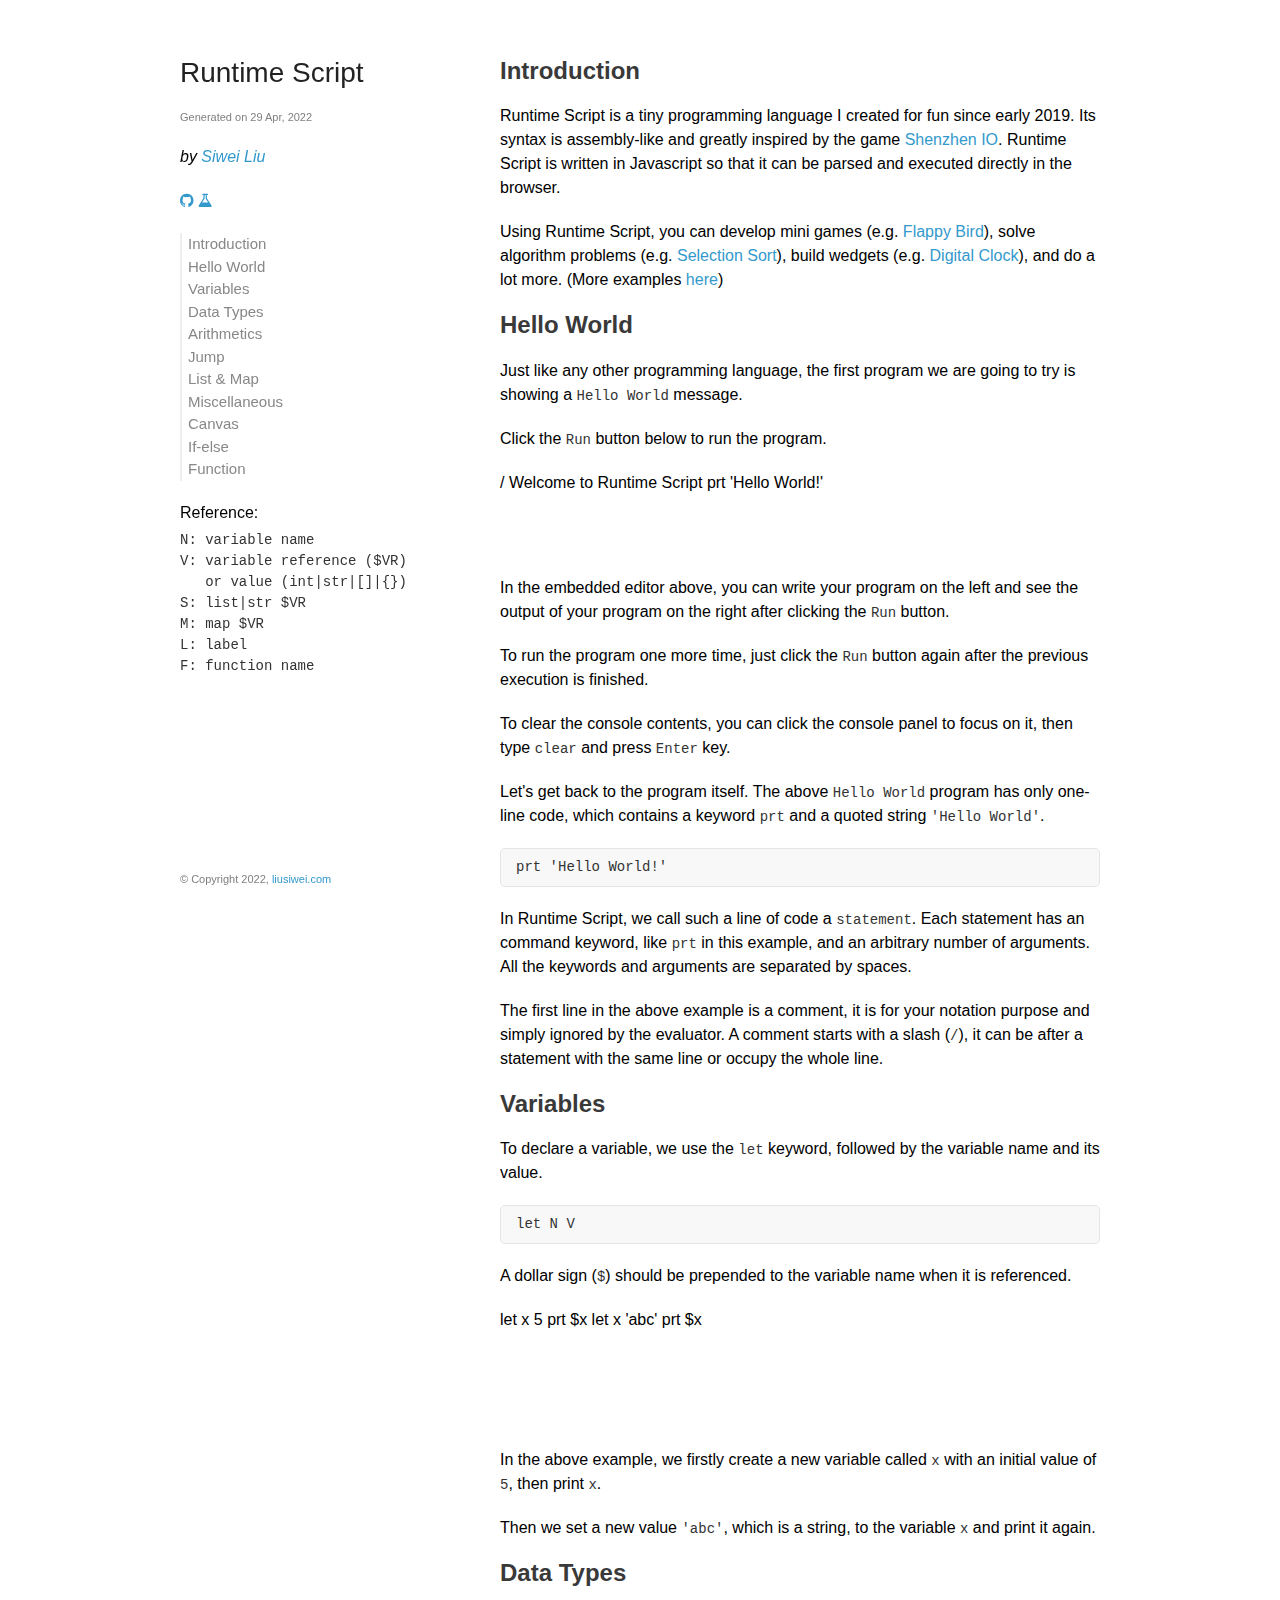
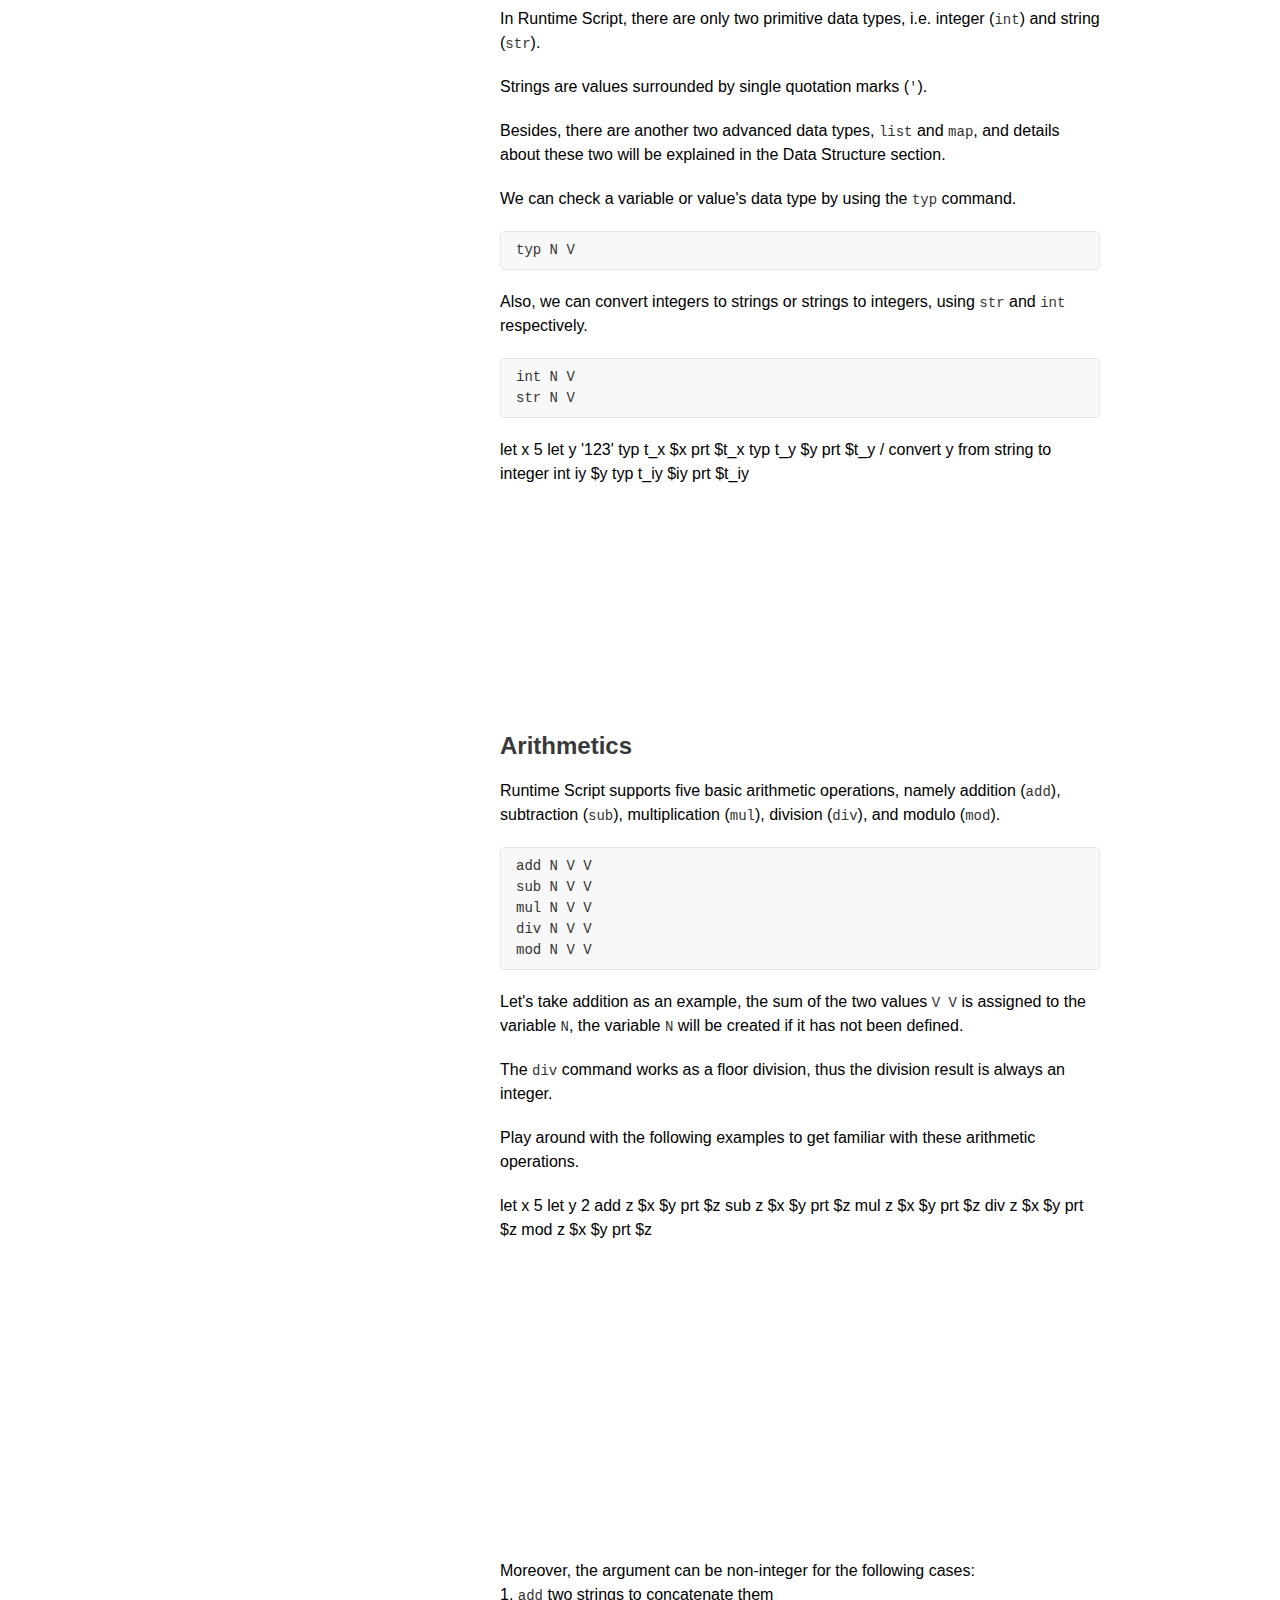
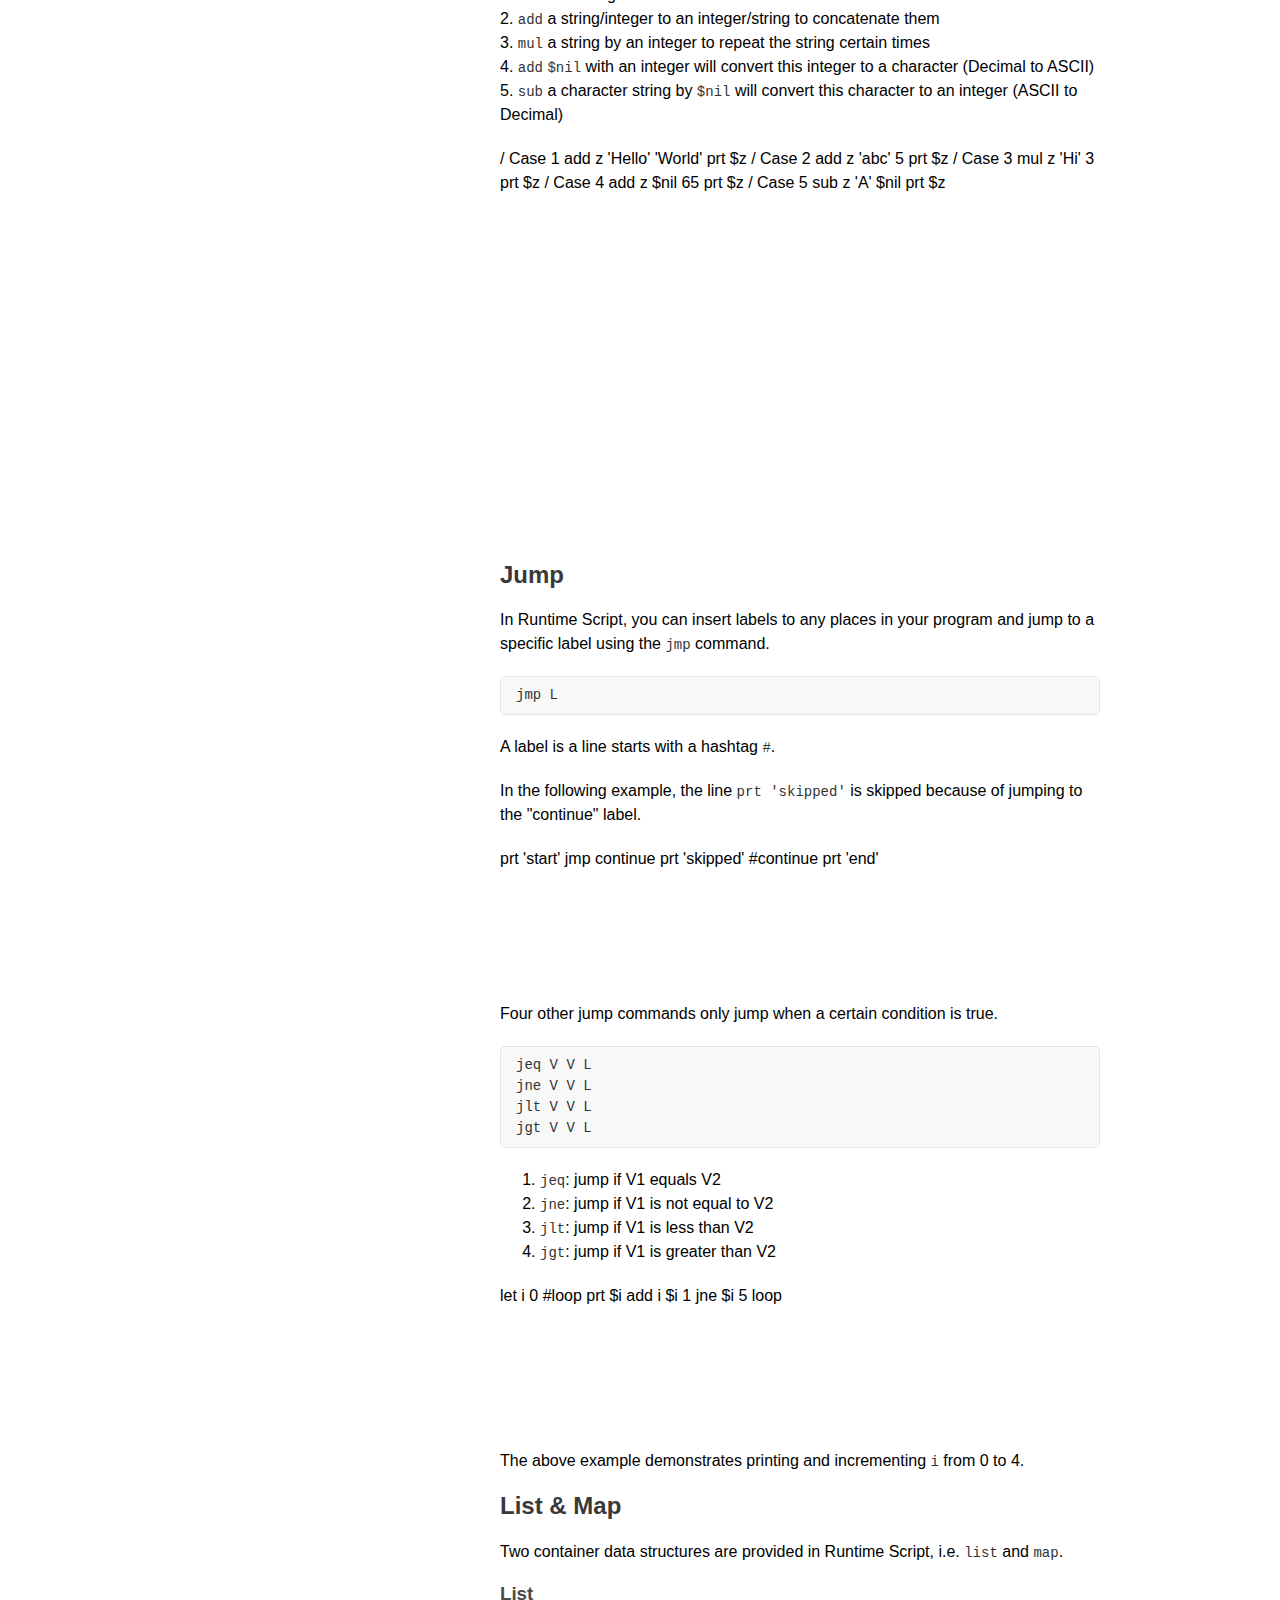
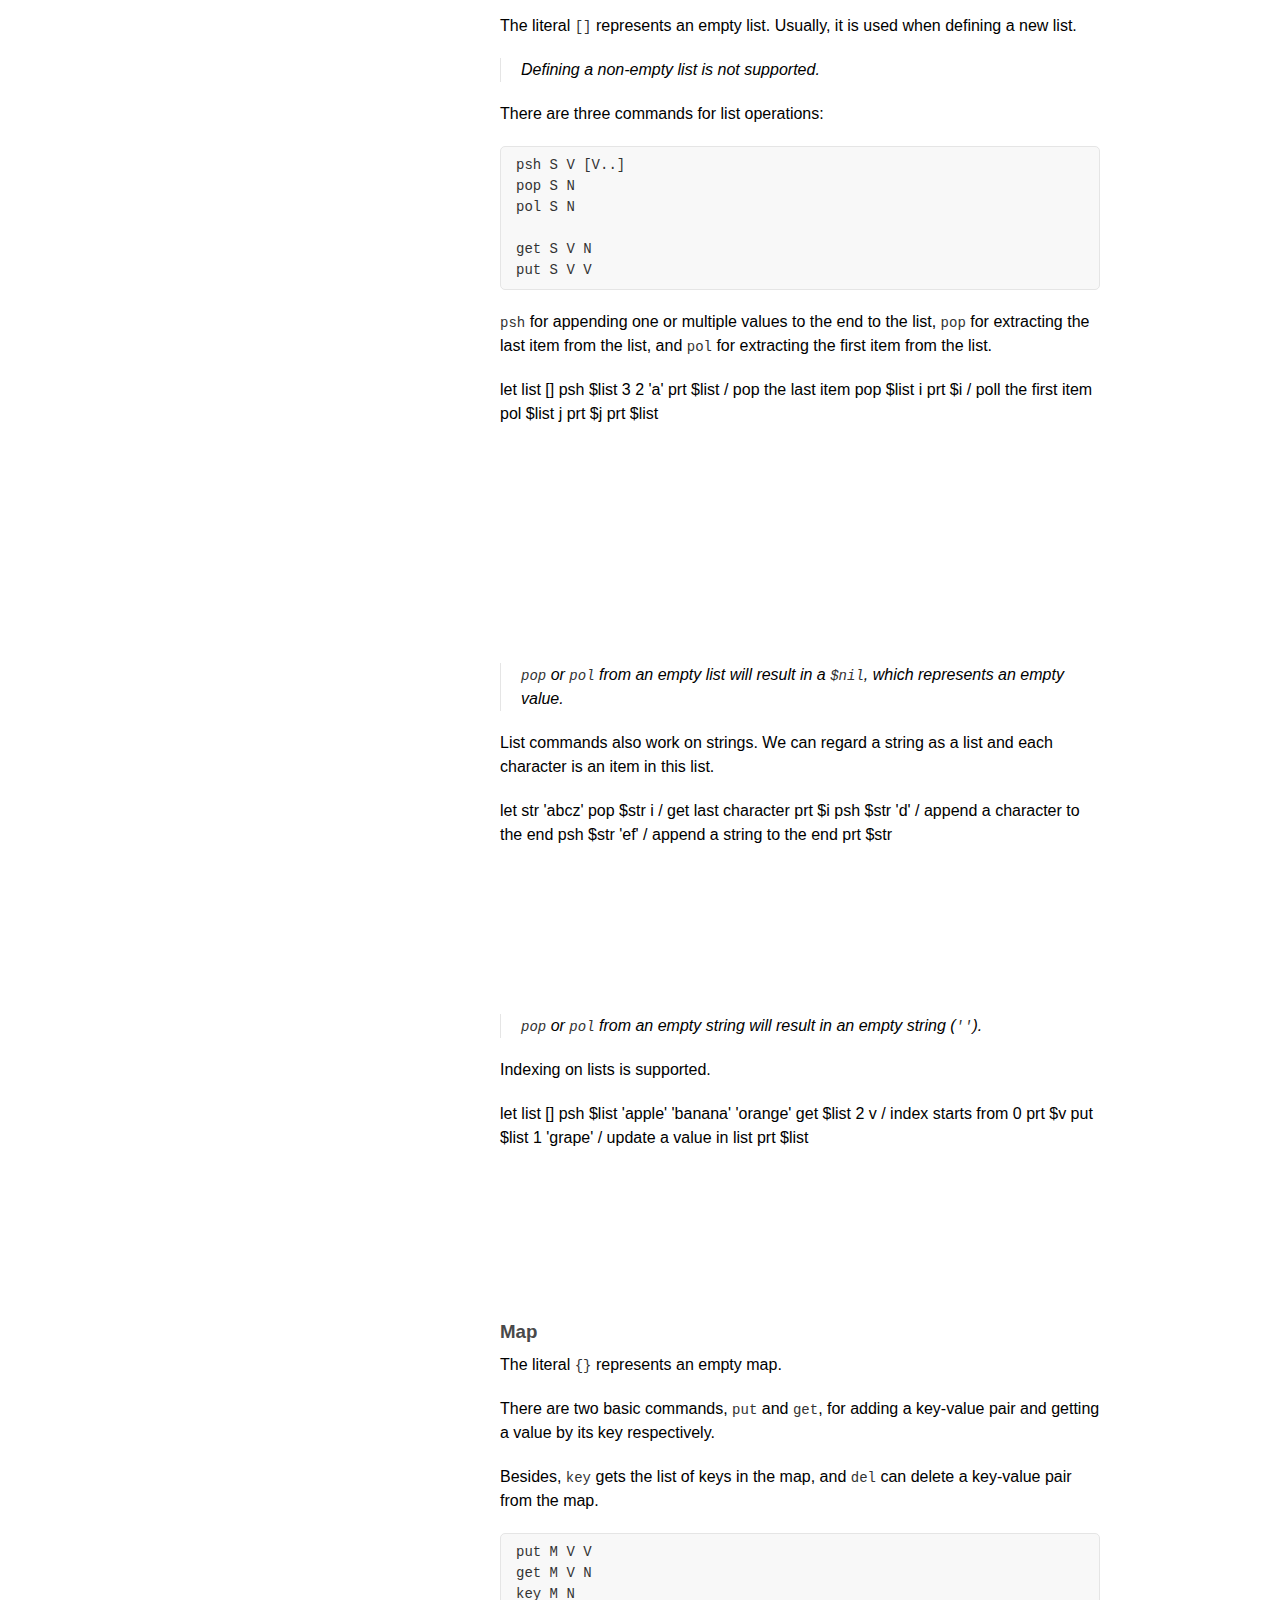
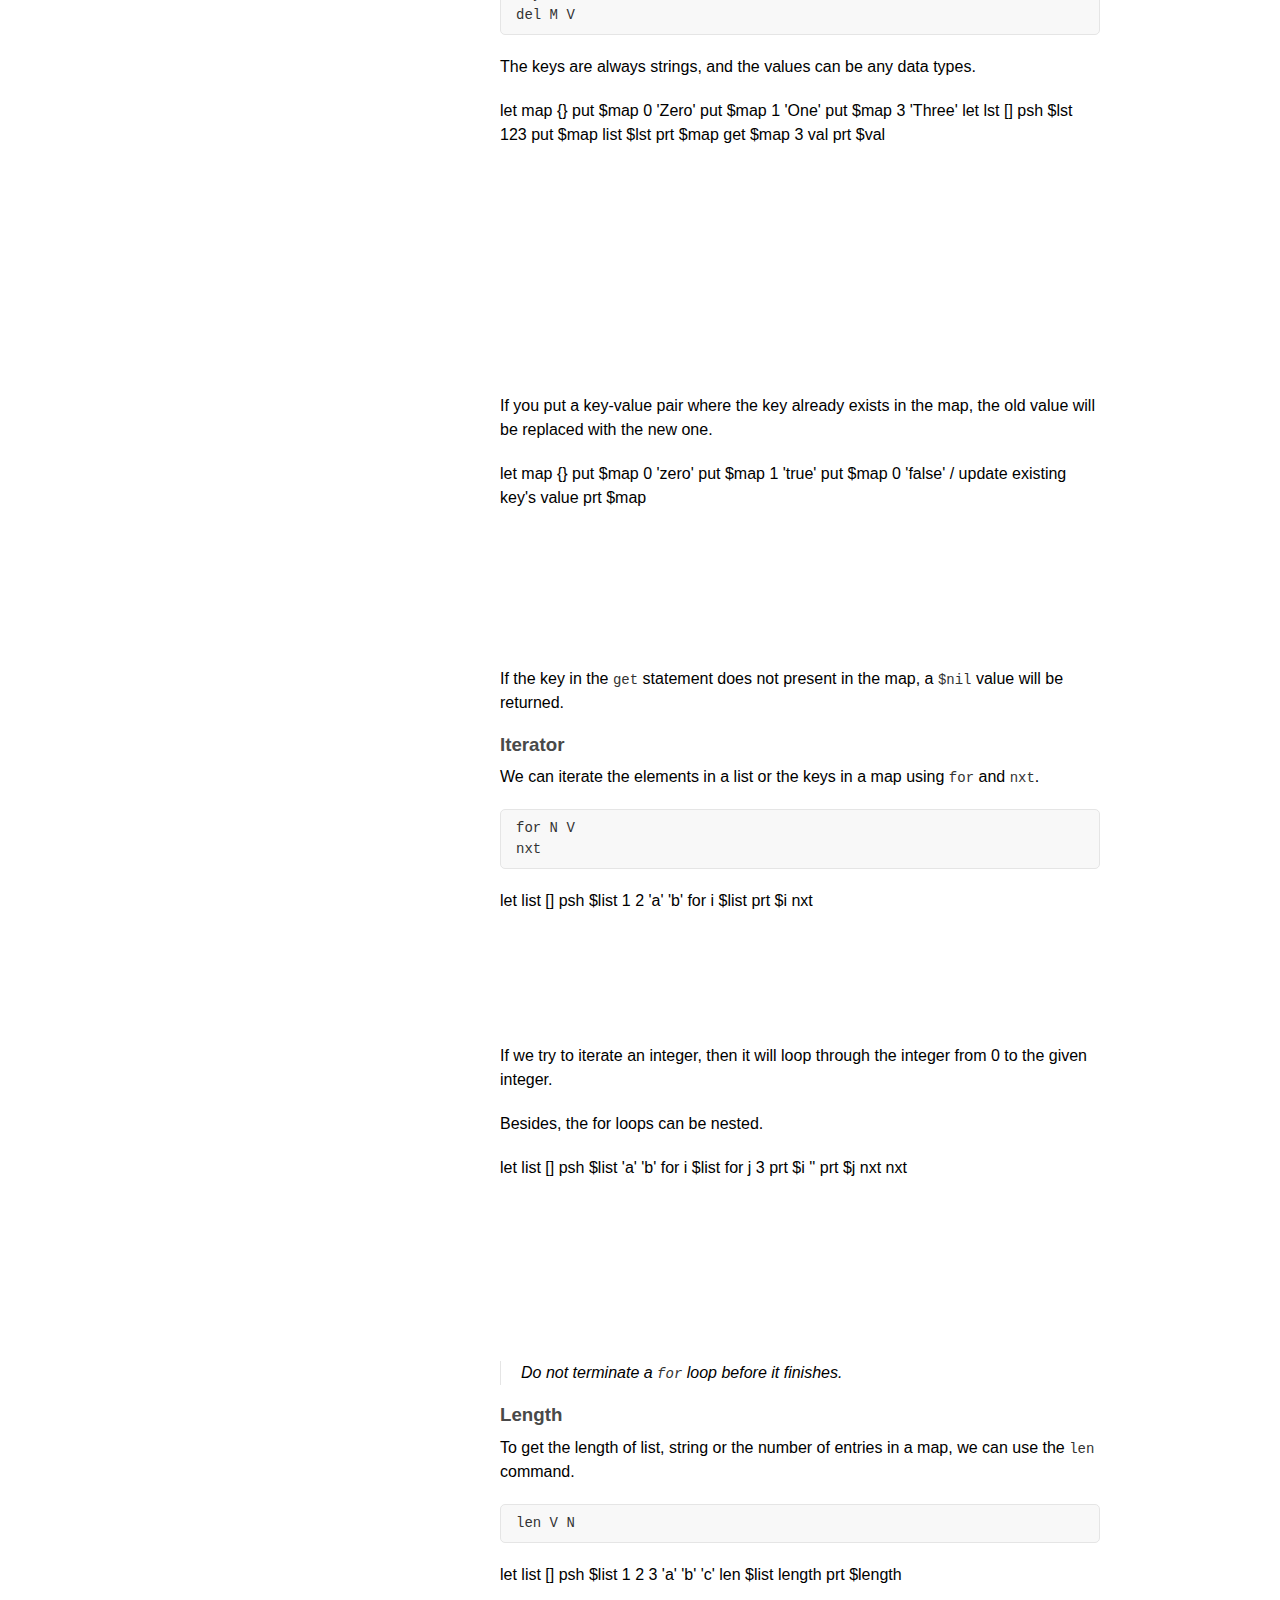
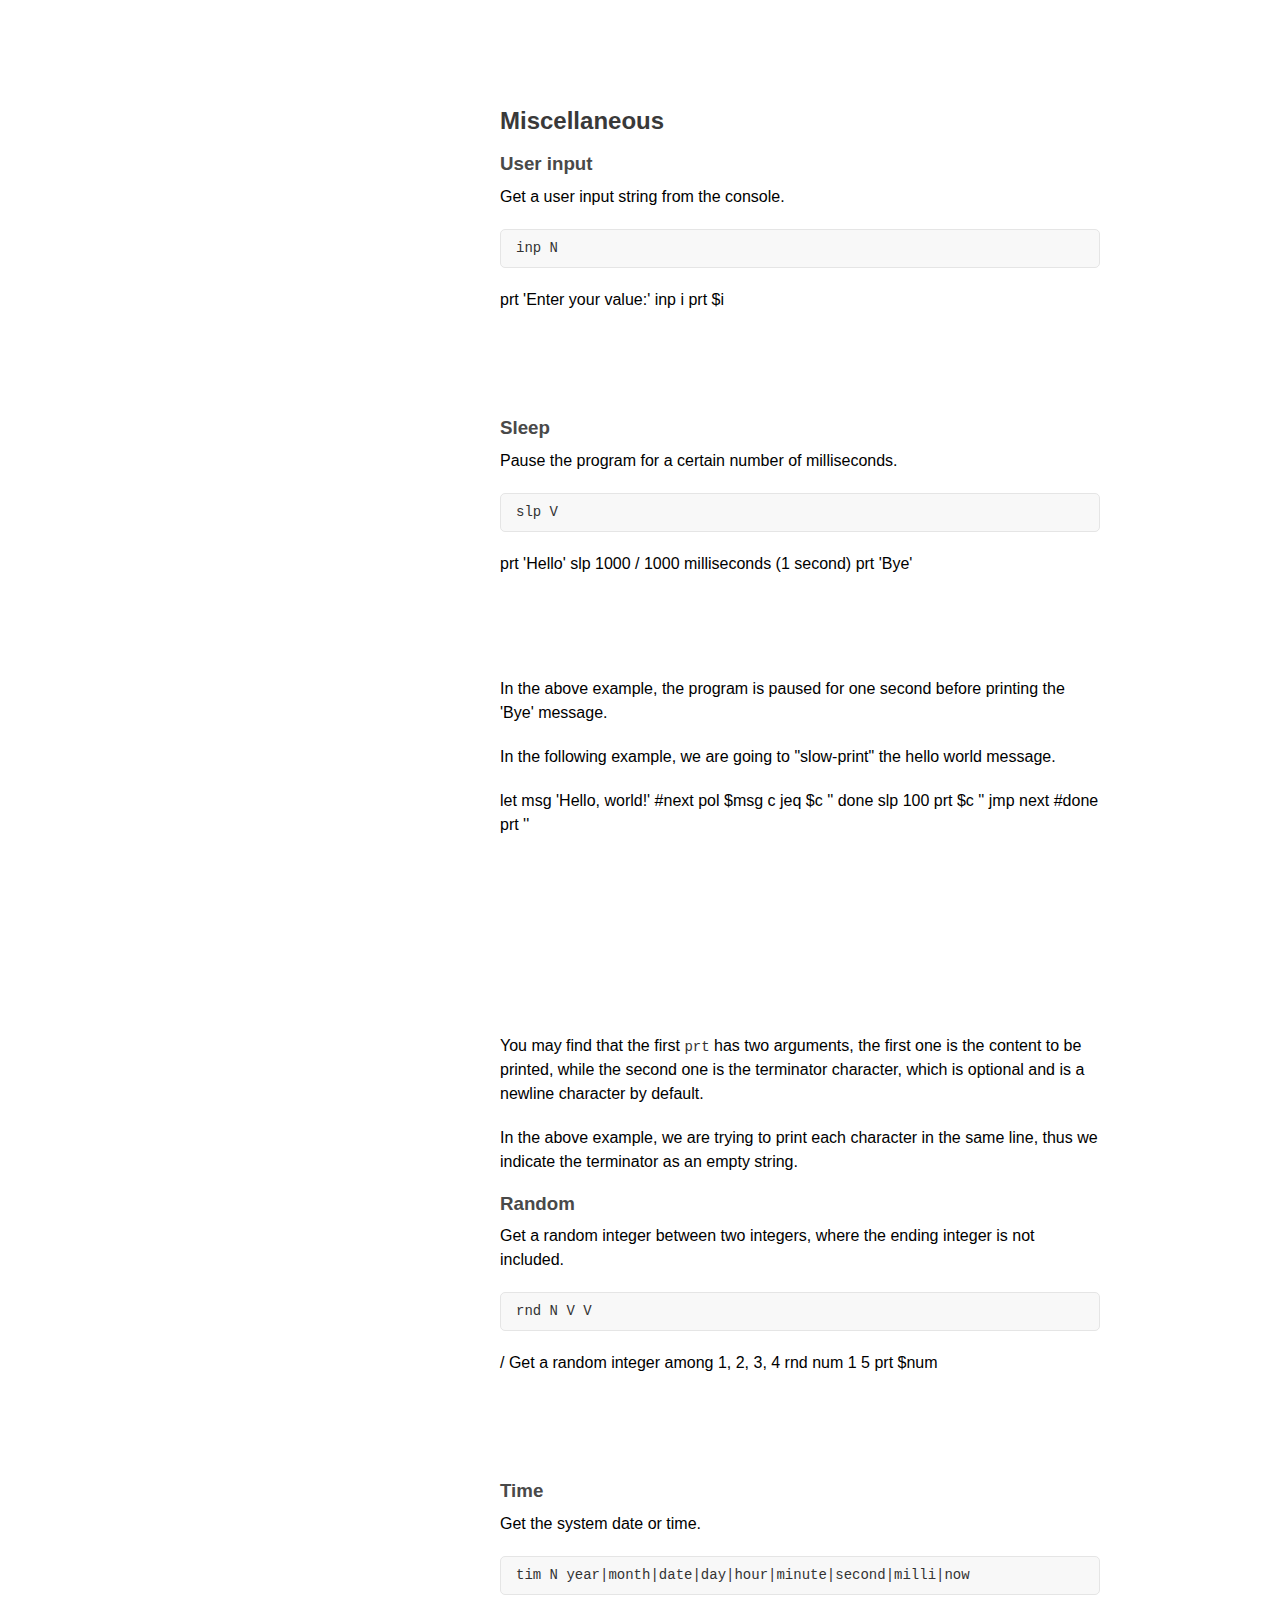
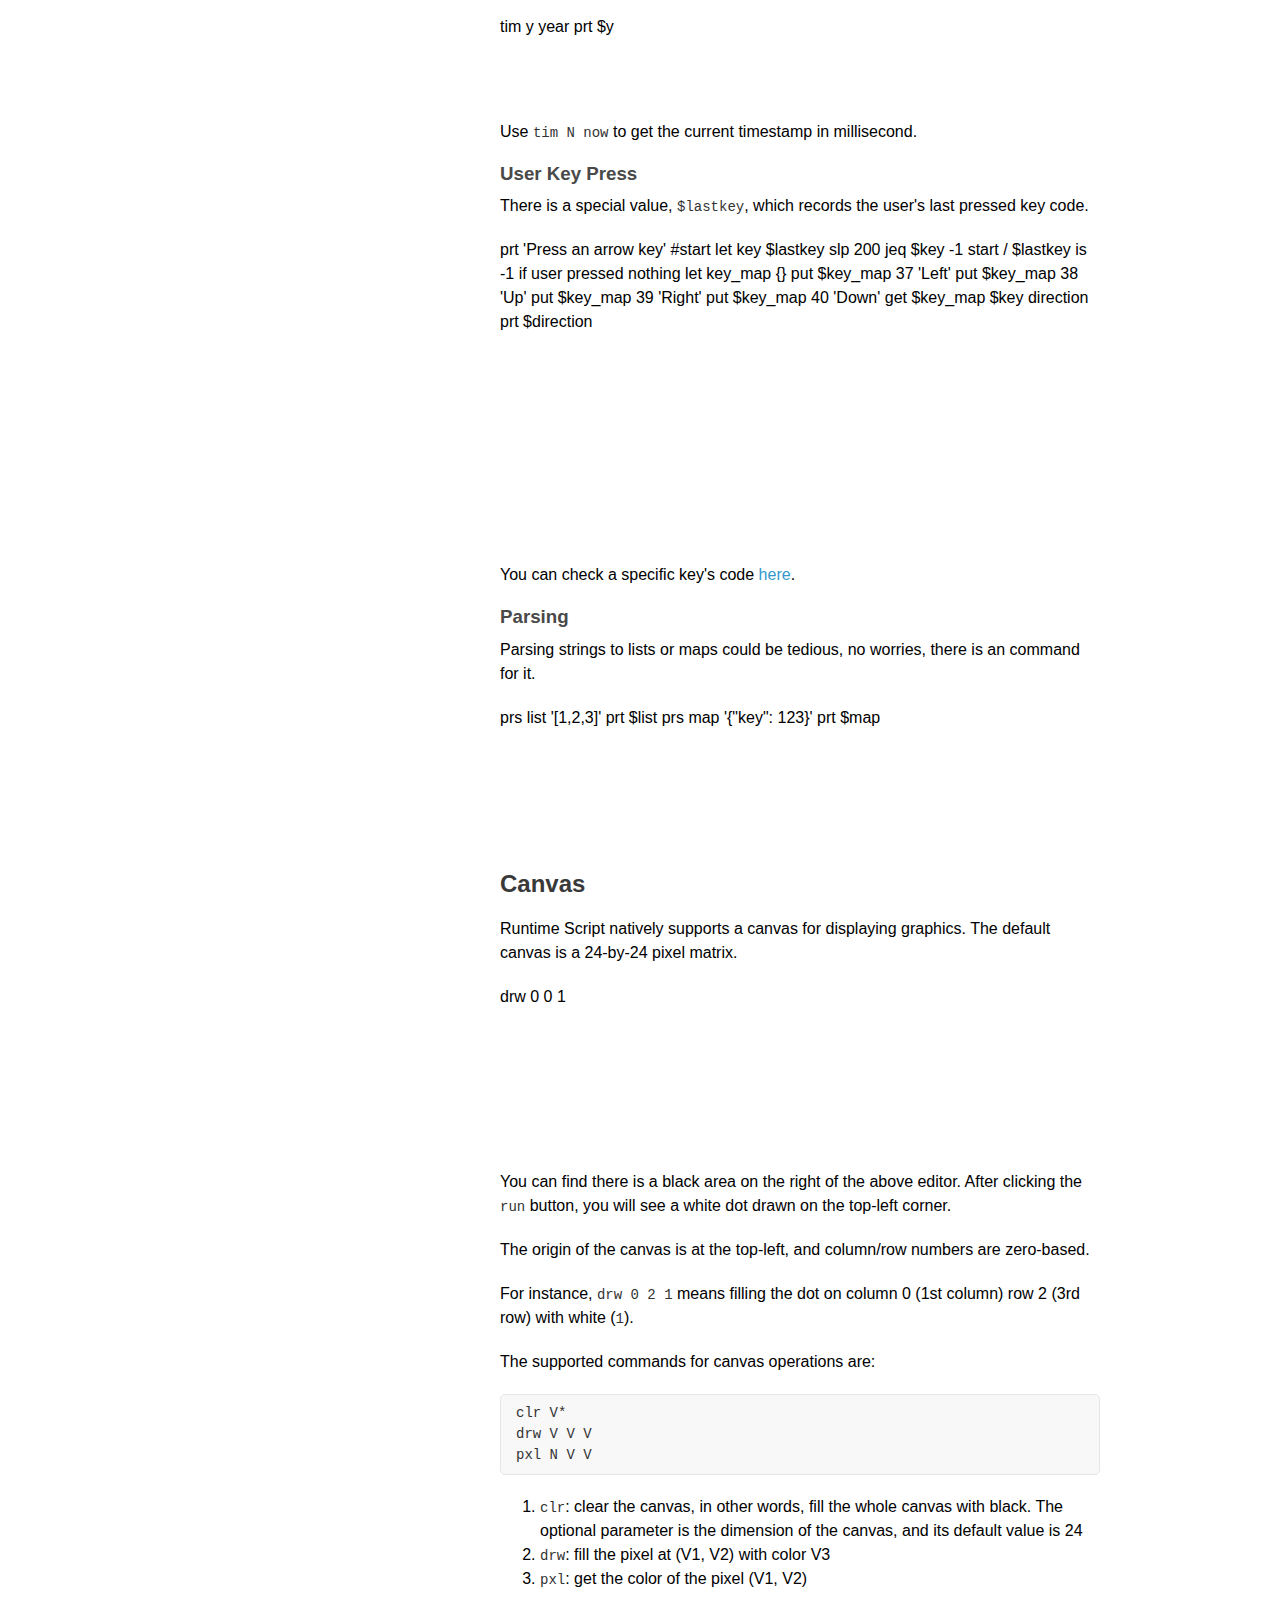
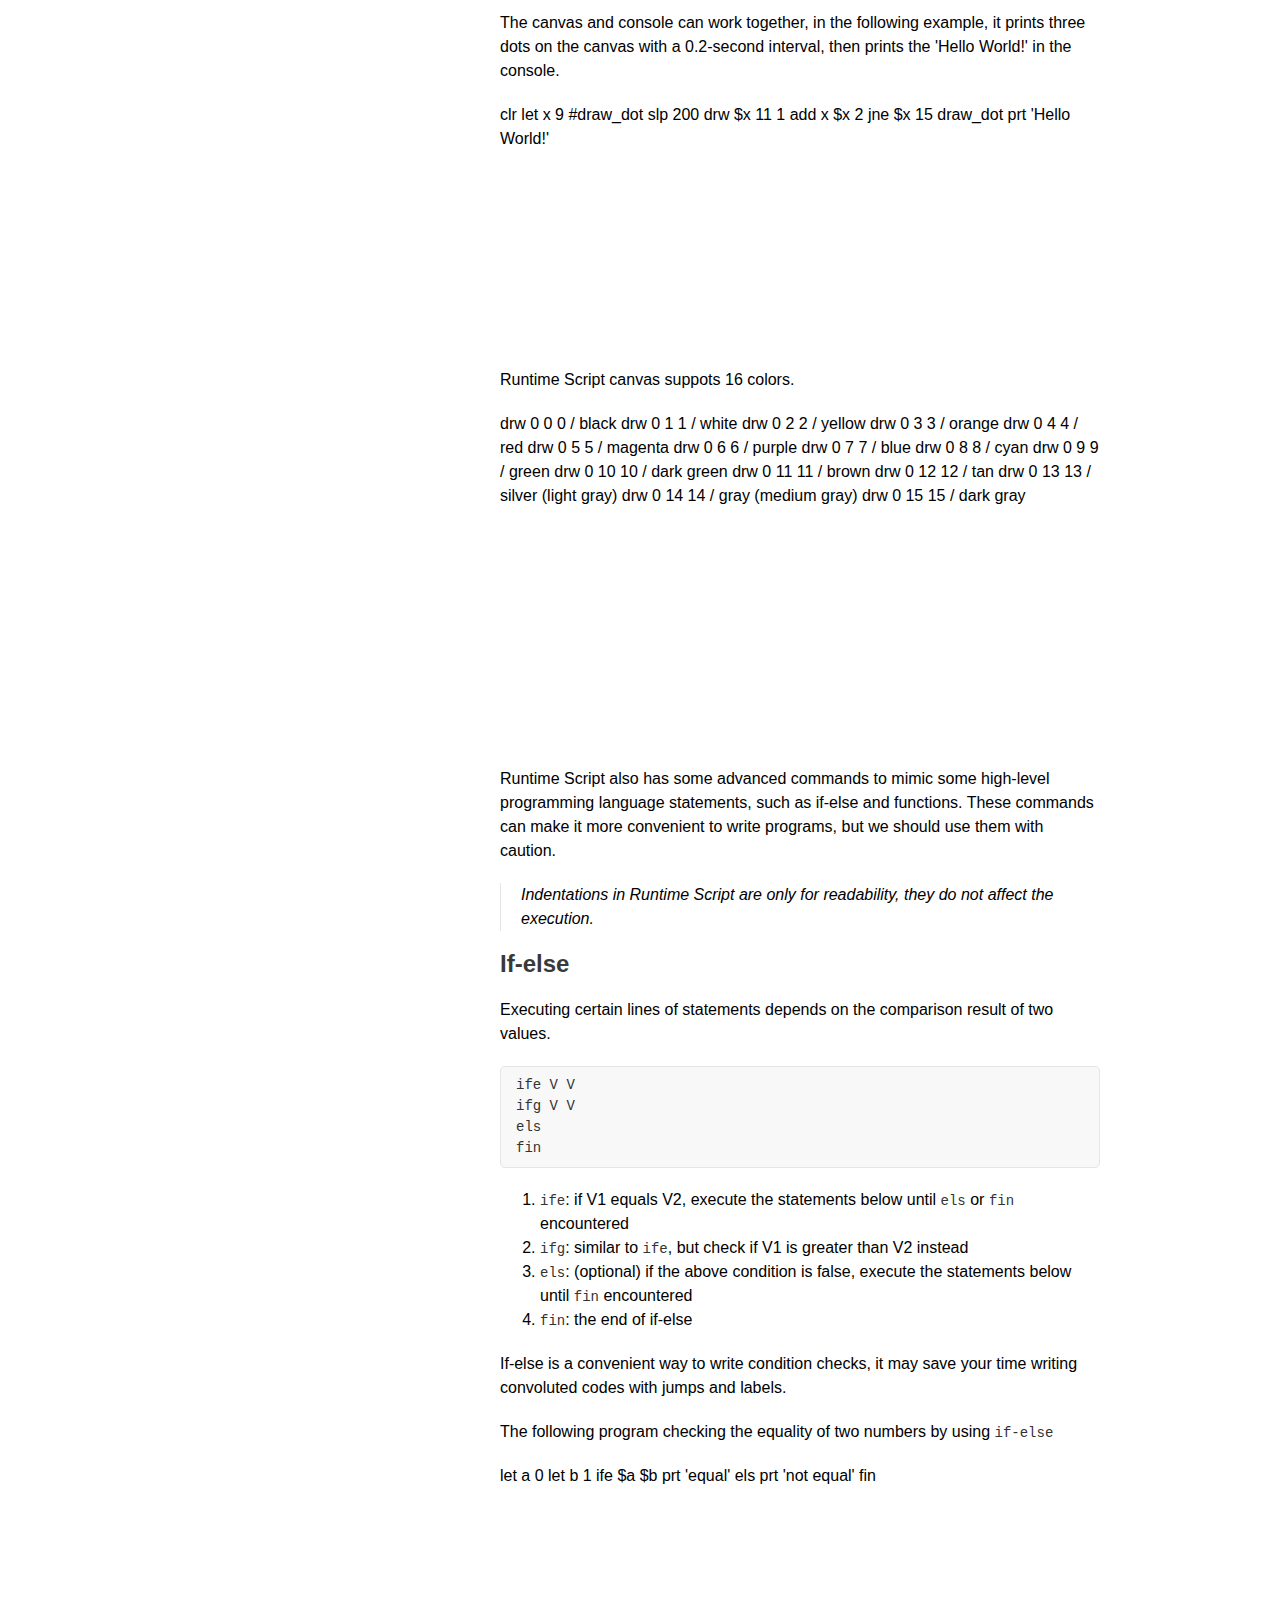
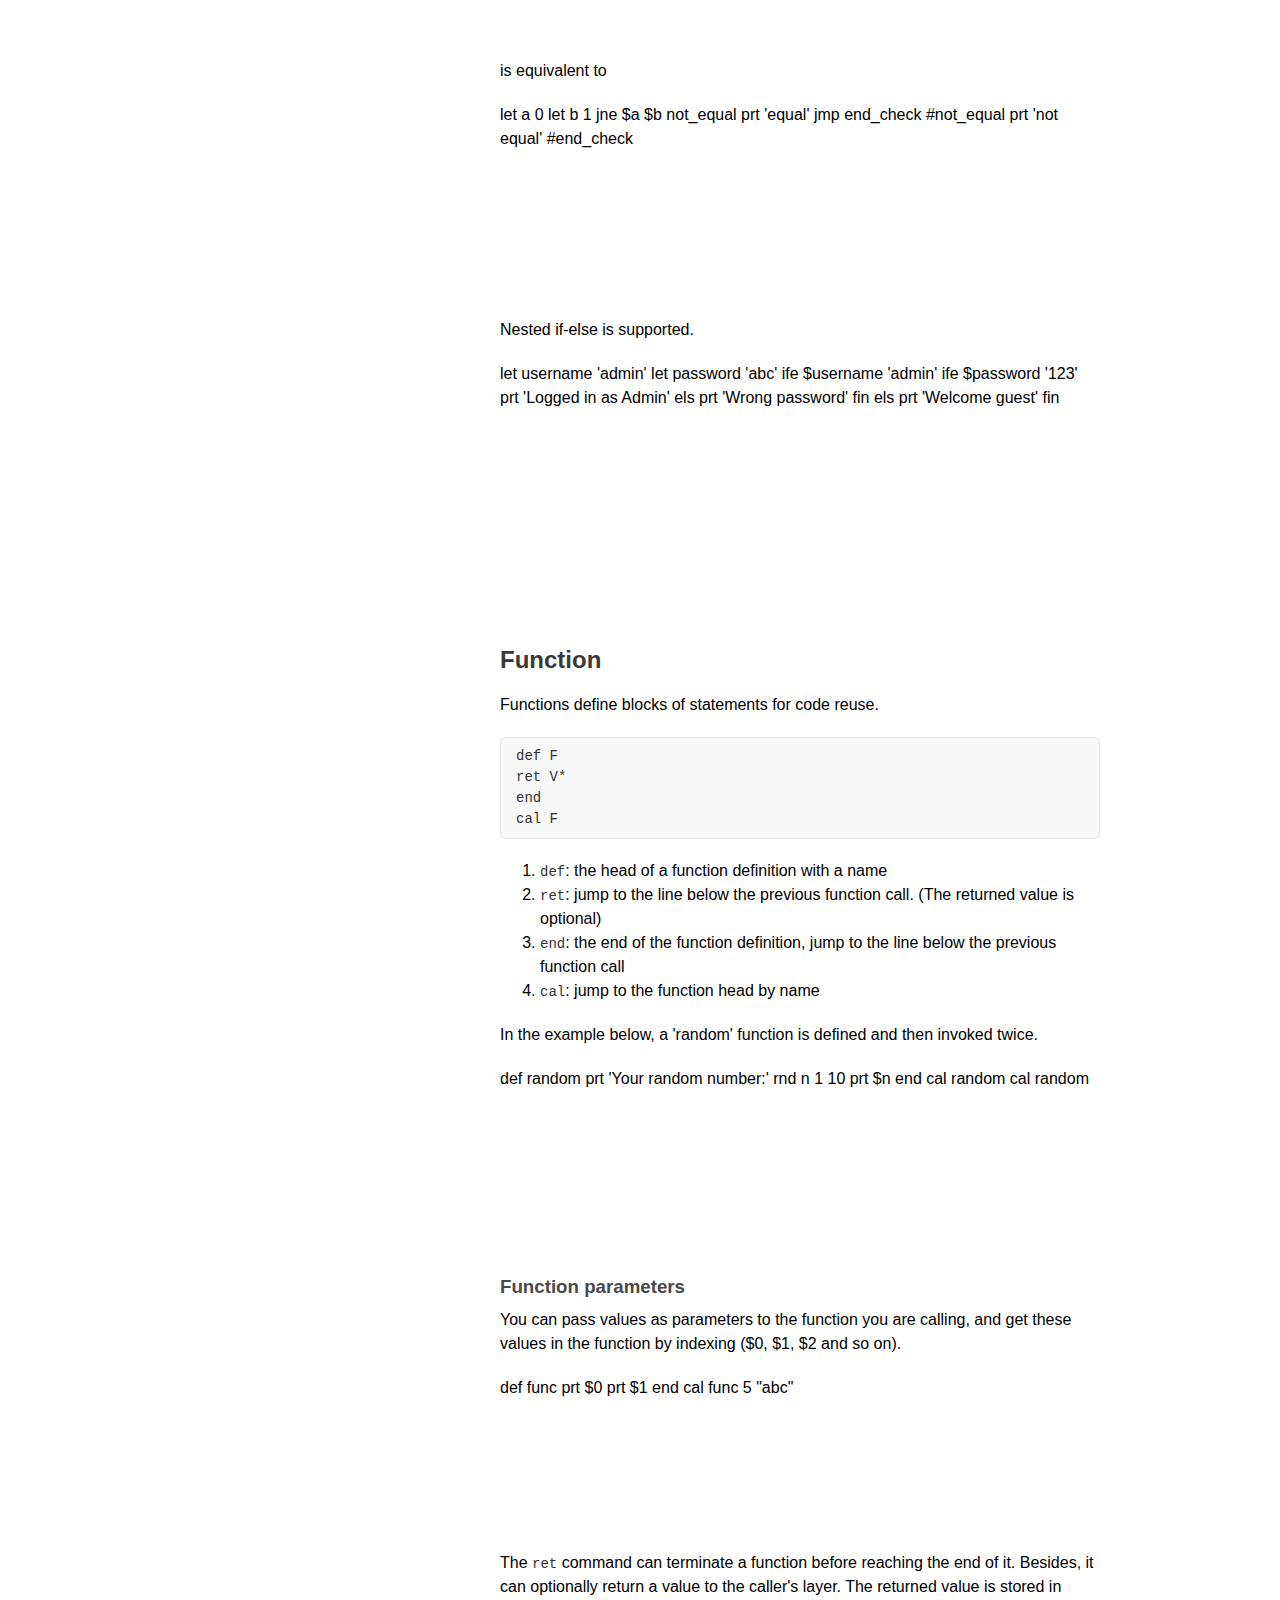
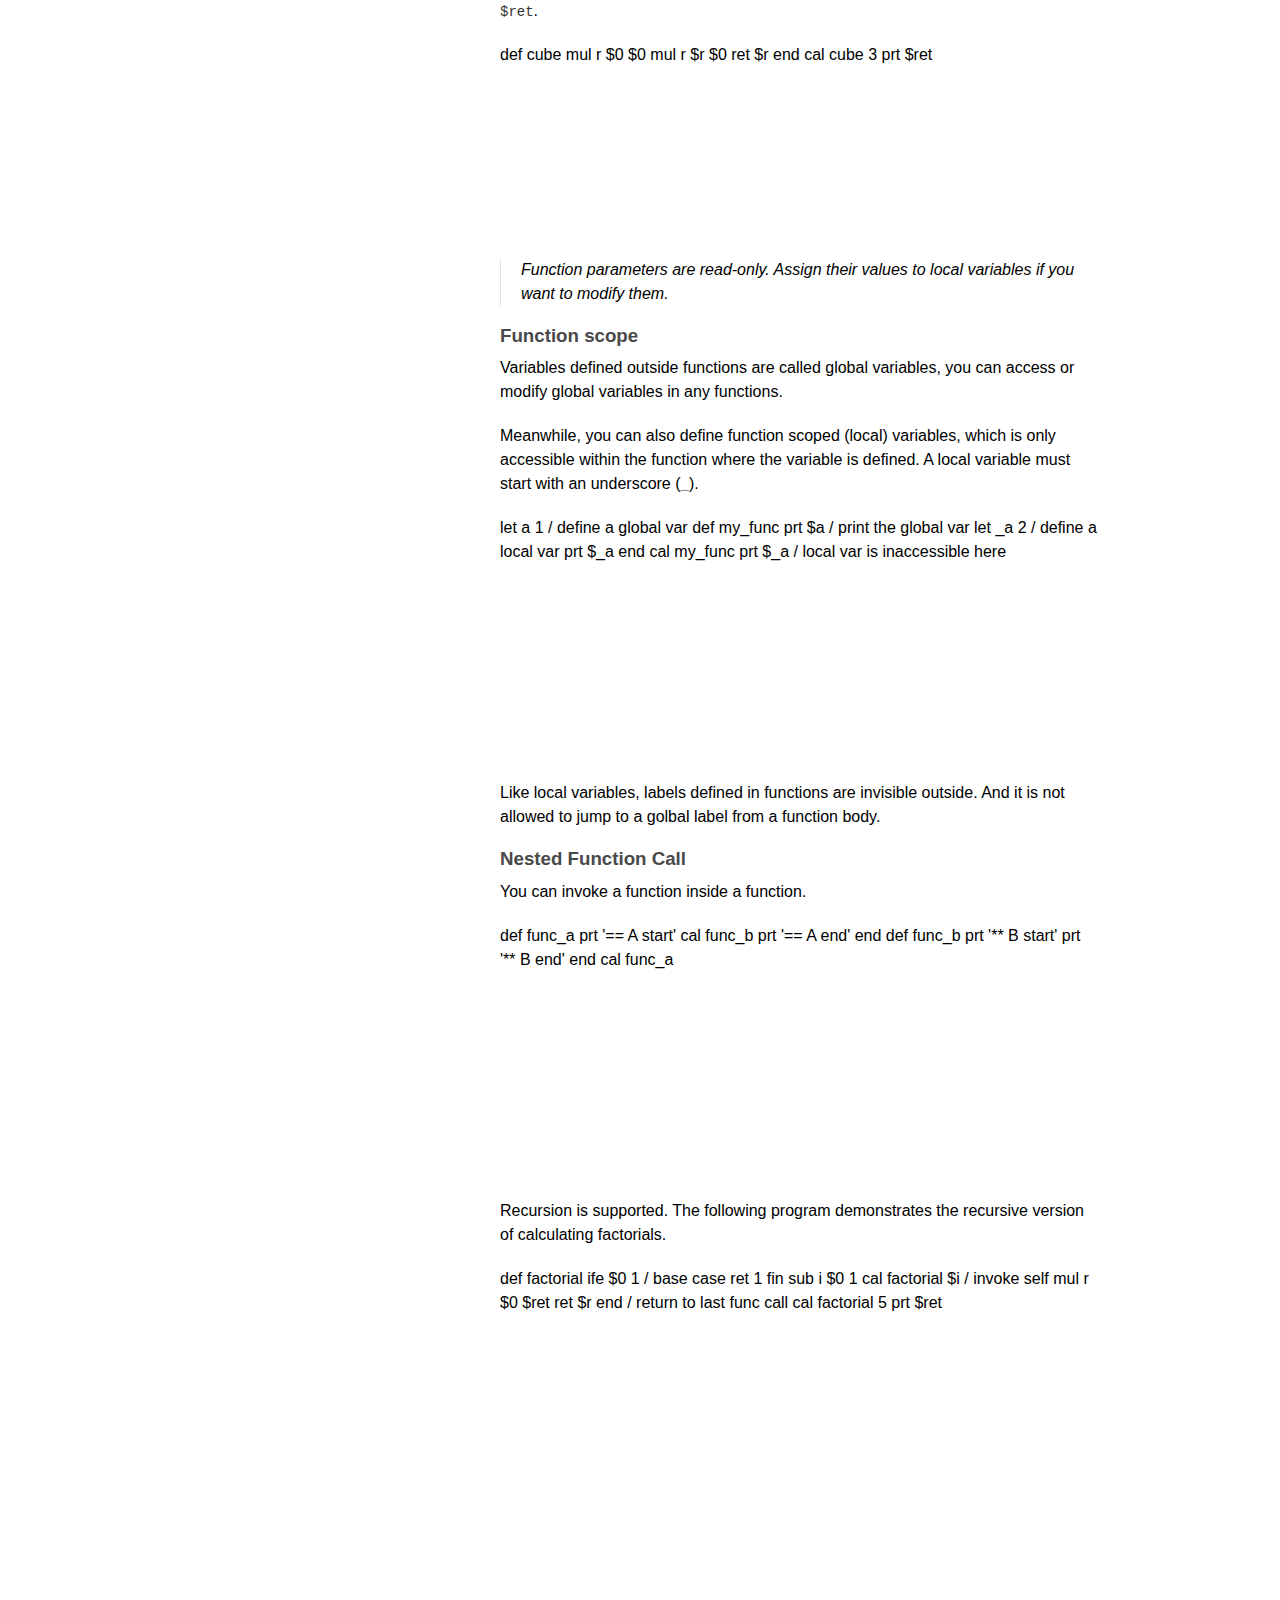
<file: index.html>
<!DOCTYPE html>
<html>
<head>
	<meta http-equiv="Content-Type" content="text/html; charset=UTF-8">
	<meta http-equiv="X-UA-Compatible" content="chrome=1">
	<title>Runtime Script Tutorial</title>

	<meta name="viewport" content="width=device-width, initial-scale=1, user-scalable=no">
	<link rel="icon" href="https://siwei.dev/favicon.gif">

	<script src="https://runtime.siwei.dev/ui/main/jquery-1.12.4.js"></script>
	<script src="https://runtime.siwei.dev/ui/console/jqconsole.js"></script>

	<link rel="stylesheet" href="./css/styles.css">
	<link rel="stylesheet" href="https://runtime.siwei.dev/ui/console/jqconsole-embedded.css">
	<link rel="stylesheet" href="https://runtime.siwei.dev/ui/main/style.css"/>
	<link rel="stylesheet" href="https://cdnjs.cloudflare.com/ajax/libs/font-awesome/4.7.0/css/font-awesome.min.css">
</head>

<body>
<div class="wrapper">
	<header>
		<h1 class="page-title">Runtime Script</h1>
		<p style="font-size:11px;color:gray;">Generated on 29 Apr, 2022</p>
		<p><em>by <a href="https://liusiwei.com" target="_blank">Siwei Liu</a></em></p>
		<p class="view">
			<a href="https://github.com/yjlo123/runtime-script" target="_blank"><i class="fa fa-github" aria-hidden="true"></i></a>
			<a href="https://runtime.siwei.dev" target="_blank"><i class="fa fa-flask" aria-hidden="true"></i></i></a>
		</p>
		<div class="toc" style="display: block;">
			<ul>
<li><a href="#introduction">Introduction</a></li>
<li><a href="#hello-world">Hello World</a></li>
<li><a href="#variables">Variables</a></li>
<li><a href="#data-types">Data Types</a></li>
<li><a href="#arithmetics">Arithmetics</a></li>
<li><a href="#jump">Jump</a></li>
<li><a href="#list-&amp;-map">List &amp; Map</a></li>
<li><a href="#miscellaneous">Miscellaneous</a></li>
<li><a href="#canvas">Canvas</a></li>
<li><a href="#if-else">If-else</a></li>
<li><a href="#function">Function</a></li>
			</ul>
		</div>
		<div class="lang-reference">
			<p class="side-title">Reference:</p>
			<pre>N: variable name
V: variable reference ($VR)
   or value (int|str|[]|{})
S: list|str $VR
M: map $VR
L: label
F: function name</pre>
		</div>

	</header>

	<section>
<h2 id="introduction">Introduction</h2>
<p>Runtime Script is a tiny programming language I created for fun since early 2019.
Its syntax is assembly-like and greatly inspired by the game <a target="_blank" target="_blank" href="https://store.steampowered.com/app/504210/SHENZHEN_IO/">Shenzhen IO</a>.
Runtime Script is written in Javascript so that it can be parsed and executed directly in the browser.</p>
<p>Using Runtime Script, you can develop mini games (e.g. <a target="_blank" target="_blank" href="https://runtime.siwei.dev/?src=bird">Flappy Bird</a>), solve algorithm problems (e.g. <a target="_blank" target="_blank" href="https://runtime.siwei.dev/?src=sort">Selection Sort</a>), build wedgets (e.g. <a target="_blank" target="_blank" href="https://runtime.siwei.dev/?src=clock">Digital Clock</a>), and do a lot more. (More examples <a target="_blank" target="_blank" href="https://github.com/yjlo123/runtime-script#examples">here</a>)</p>
<h2 id="hello-world">Hello World</h2>
<p>Just like any other programming language, the first program we are going to try is showing a <code>Hello World</code> message.</p>
<p>Click the <code>Run</code> button below to run the program.</p>
<div class="runtime-embedded-box " style="width: 100%; height: 90px;">/ Welcome to Runtime Script
prt 'Hello World!'
</div>

<p>In the embedded editor above, you can write your program on the left and see the output of your program on the right after clicking the <code>Run</code> button.</p>
<p>To run the program one more time, just click the <code>Run</code> button again after the previous execution is finished.</p>
<p>To clear the console contents, you can click the console panel to focus on it, then type <code>clear</code> and press <code>Enter</code> key.</p>
<p>Let's get back to the program itself. The above <code>Hello World</code> program has only one-line code, which contains a keyword <code>prt</code> and a quoted string <code>'Hello World'</code>.</p>
<pre class="code-block"><code>prt 'Hello World!'
</code></pre>

<p>In Runtime Script, we call such a line of code a <code>statement</code>.
Each statement has an command keyword, like <code>prt</code> in this example, and an arbitrary number of arguments. All the keywords and arguments are separated by spaces.</p>
<p>The first line in the above example is a comment, it is for your notation purpose and simply ignored by the evaluator. A comment starts with a slash (<code>/</code>), it can be after a statement with the same line or occupy the whole line.</p>
<h2 id="variables">Variables</h2>
<p>To declare a variable, we use the <code>let</code> keyword, followed by the variable name and its value.</p>
<pre class="code-block"><code>let N V
</code></pre>

<p>A dollar sign (<code>$</code>) should be prepended to the variable name when it is referenced.</p>
<div class="runtime-embedded-box " style="width: 100%; height: 125px;">let x 5
prt $x
let x 'abc'
prt $x
</div>

<p>In the above example, we firstly create a new variable called <code>x</code> with an initial value of <code>5</code>, then print <code>x</code>.</p>
<p>Then we set a new value <code>'abc'</code>, which is a string, to the variable <code>x</code> and print it again.</p>
<h2 id="data-types">Data Types</h2>
<p>In Runtime Script, there are only two primitive data types, i.e. integer (<code>int</code>) and string (<code>str</code>). </p>
<p>Strings are values surrounded by single quotation marks (<code>'</code>).</p>
<p>Besides, there are another two advanced data types, <code>list</code> and <code>map</code>, and details about these two will be explained in the Data Structure section.</p>
<p>We can check a variable or value's data type by using the <code>typ</code> command.</p>
<pre class="code-block"><code>typ N V
</code></pre>

<p>Also, we can convert integers to strings or strings to integers, using <code>str</code> and <code>int</code> respectively.</p>
<pre class="code-block"><code>int N V
str N V
</code></pre>

<div class="runtime-embedded-box " style="width: 100%; height: 280px;">let x 5
let y '123'

typ t_x $x
prt $t_x

typ t_y $y
prt $t_y

/ convert y from string to integer
int iy $y
typ t_iy $iy
prt $t_iy
</div>

<h2 id="arithmetics">Arithmetics</h2>
<p>Runtime Script supports five basic arithmetic operations, namely addition (<code>add</code>), subtraction (<code>sub</code>), multiplication (<code>mul</code>), division (<code>div</code>), and modulo (<code>mod</code>).</p>
<pre class="code-block"><code>add N V V
sub N V V
mul N V V
div N V V
mod N V V
</code></pre>

<p>Let's take addition as an example, the sum of the two values <code>V V</code> is assigned to the variable <code>N</code>, the variable <code>N</code> will be created if it has not been defined.</p>
<p>The <code>div</code> command works as a floor division, thus the division result is always an integer.</p>
<p>Play around with the following examples to get familiar with these arithmetic operations.</p>
<div class="runtime-embedded-box " style="width: 100%; height: 350px;">let x 5
let y 2

add z $x $y
prt $z

sub z $x $y
prt $z

mul z $x $y
prt $z

div z $x $y
prt $z

mod z $x $y
prt $z
</div>

<p>Moreover, the argument can be non-integer for the following cases:<br />
1. <code>add</code> two strings to concatenate them<br />
2. <code>add</code> a string/integer to an integer/string to concatenate them<br />
3. <code>mul</code> a string by an integer to repeat the string certain times<br />
4. <code>add</code> <code>$nil</code> with an integer will convert this integer to a character (Decimal to ASCII)<br />
5. <code>sub</code> a character string by <code>$nil</code> will convert this character to an integer (ASCII to Decimal)  </p>
<div class="runtime-embedded-box " style="width: 100%; height: 400px;">/ Case 1
add z 'Hello' 'World'
prt $z

/ Case 2
add z 'abc' 5
prt $z

/ Case 3
mul z 'Hi' 3
prt $z

/ Case 4
add z $nil 65
prt $z

/ Case 5
sub z 'A' $nil
prt $z
</div>

<h2 id="jump">Jump</h2>
<p>In Runtime Script, you can insert labels to any places in your program and jump to a specific label using the <code>jmp</code> command.</p>
<pre class="code-block"><code>jmp L
</code></pre>

<p>A label is a line starts with a hashtag <code>#</code>.</p>
<p>In the following example, the line <code>prt 'skipped'</code> is skipped because of jumping to the "continue" label.</p>
<div class="runtime-embedded-box " style="width: 100%; height: 140px;">prt 'start'
jmp continue
prt 'skipped'
#continue
prt 'end'
</div>

<p>Four other jump commands only jump when a certain condition is true.</p>
<pre class="code-block"><code>jeq V V L
jne V V L
jlt V V L
jgt V V L
</code></pre>

<ol>
<li><code>jeq</code>: jump if V1 equals V2  </li>
<li><code>jne</code>: jump if V1 is not equal to V2  </li>
<li><code>jlt</code>: jump if V1 is less than V2  </li>
<li><code>jgt</code>: jump if V1 is greater than V2  </li>
</ol>
<div class="runtime-embedded-box " style="width: 100%; height: 150px;">let i 0
#loop
prt $i
add i $i 1
jne $i 5 loop
</div>

<p>The above example demonstrates printing and incrementing <code>i</code> from 0 to 4.</p>
<h2 id="list-&amp;-map">List &amp; Map</h2>
<p>Two container data structures are provided in Runtime Script, i.e. <code>list</code> and <code>map</code>.</p>
<h3>List</h3>
<p>The literal <code>[]</code> represents an empty list. Usually, it is used when defining a new list.</p>
<blockquote>
<p>Defining a non-empty list is not supported.</p>
</blockquote>
<p>There are three commands for list operations:</p>
<pre class="code-block"><code>psh S V [V..]
pop S N
pol S N

get S V N
put S V V
</code></pre>

<p><code>psh</code> for appending one or multiple values to the end to the list, <code>pop</code> for extracting the last item from the list, and <code>pol</code> for extracting the first item from the list.</p>
<div class="runtime-embedded-box " style="width: 100%; height: 270px;">let list []
psh $list 3 2 'a'
prt $list

/ pop the last item
pop $list i
prt $i

/ poll the first item
pol $list j
prt $j

prt $list
</div>

<blockquote>
<p><code>pop</code> or <code>pol</code> from an empty list will result in a <code>$nil</code>, which represents an empty value.</p>
</blockquote>
<p>List commands also work on strings. We can regard a string as a list and each character is an item in this list.</p>
<div class="runtime-embedded-box " style="width: 100%; height: 200px;">let str 'abcz'

pop $str i      / get last character
prt $i

psh $str 'd'    / append a character to the end
psh $str 'ef'   / append a string to the end
prt $str
</div>

<blockquote>
<p><code>pop</code> or <code>pol</code> from an empty string will result in an empty string (<code>''</code>).</p>
</blockquote>
<p>Indexing on lists is supported.</p>
<div class="runtime-embedded-box " style="width: 100%; height: 200px;">let list []
psh $list 'apple' 'banana' 'orange'

get $list 2 v       / index starts from 0
prt $v

put $list 1 'grape' / update a value in list
prt $list
</div>

<h3>Map</h3>
<p>The literal <code>{}</code> represents an empty map.</p>
<p>There are two basic commands, <code>put</code> and <code>get</code>, for adding a key-value pair and getting a value by its key respectively.</p>
<p>Besides, <code>key</code> gets the list of keys in the map, and <code>del</code> can delete a key-value pair from the map.</p>
<pre class="code-block"><code>put M V V
get M V N
key M N
del M V
</code></pre>

<p>The keys are always strings, and the values can be any data types.</p>
<div class="runtime-embedded-box " style="width: 100%; height: 280px;">let map {}

put $map 0 'Zero'
put $map 1 'One'
put $map 3 'Three'

let lst []
psh $lst 123

put $map list $lst

prt $map
get $map 3 val
prt $val
</div>

<p>If you put a key-value pair where the key already exists in the map, the old value will be replaced with the new one.</p>
<div class="runtime-embedded-box " style="width: 100%; height: 190px;">let map {}

put $map 0 'zero'
put $map 1 'true'

put $map 0 'false'  / update existing key's value

prt $map
</div>

<p>If the key in the <code>get</code> statement does not present in the map, a <code>$nil</code> value will be returned.</p>
<h3>Iterator</h3>
<p>We can iterate the elements in a list or the keys in a map using <code>for</code> and <code>nxt</code>.</p>
<pre class="code-block"><code>for N V
nxt
</code></pre>

<div class="runtime-embedded-box " style="width: 100%; height: 140px;">let list []
psh $list 1 2 'a' 'b'
for i $list
 prt $i
nxt
</div>

<p>If we try to iterate an integer, then it will loop through the integer from 0 to the given integer.</p>
<p>Besides, the for loops can be nested.</p>
<div class="runtime-embedded-box " style="width: 100%; height: 190px;">let list []
psh $list 'a' 'b'
for i $list
 for j 3
  prt $i ''
  prt $j
 nxt
nxt
</div>

<blockquote>
<p>Do not terminate a <code>for</code> loop before it finishes.</p>
</blockquote>
<h3>Length</h3>
<p>To get the length of list, string or the number of entries in a map, we can use the <code>len</code> command.</p>
<pre class="code-block"><code>len V N
</code></pre>

<div class="runtime-embedded-box " style="width: 100%; height: 130px;">let list []
psh $list 1 2 3 'a' 'b' 'c'
len $list length
prt $length
</div>

<h2 id="miscellaneous">Miscellaneous</h2>
<h3>User input</h3>
<p>Get a user input string from the console.</p>
<pre class="code-block"><code>inp N
</code></pre>

<div class="runtime-embedded-box " style="width: 100%; height: 110px;">prt 'Enter your value:'
inp i
prt $i
</div>

<h3>Sleep</h3>
<p>Pause the program for a certain number of milliseconds.</p>
<pre class="code-block"><code>slp V
</code></pre>

<div class="runtime-embedded-box " style="width: 100%; height: 110px;">prt 'Hello'
slp 1000    / 1000 milliseconds (1 second)
prt 'Bye'
</div>

<p>In the above example, the program is paused for one second before printing the 'Bye' message.</p>
<p>In the following example, we are going to "slow-print" the hello world message.</p>
<div class="runtime-embedded-box " style="width: 100%; height: 230px;">let msg 'Hello, world!'

#next
pol $msg c
jeq $c '' done
slp 100
prt $c ''
jmp next
#done
prt ''
</div>

<p>You may find that the first <code>prt</code> has two arguments, the first one is the content to be printed, while the second one is the terminator character, which is optional and is a newline character by default.</p>
<p>In the above example, we are trying to print each character in the same line, thus we indicate the terminator as an empty string.</p>
<h3>Random</h3>
<p>Get a random integer between two integers, where the ending integer is not included.</p>
<pre class="code-block"><code>rnd N V V
</code></pre>

<div class="runtime-embedded-box " style="width: 100%; height: 110px;">/ Get a random integer among 1, 2, 3, 4
rnd num 1 5
prt $num
</div>

<h3>Time</h3>
<p>Get the system date or time.</p>
<pre class="code-block"><code>tim N year|month|date|day|hour|minute|second|milli|now
</code></pre>

<div class="runtime-embedded-box " style="width: 100%; height: 90px;">tim y year
prt $y
</div>

<p>Use <code>tim N now</code> to get the current timestamp in millisecond.</p>
<h3>User Key Press</h3>
<p>There is a special value, <code>$lastkey</code>, which records the user's last pressed key code.</p>
<div class="runtime-embedded-box " style="width: 100%; height: 310px;">prt 'Press an arrow key'
#start
let key $lastkey
slp 200
jeq $key -1 start   / $lastkey is -1 if user pressed nothing

let key_map {}
put $key_map 37 'Left'
put $key_map 38 'Up'
put $key_map 39 'Right'
put $key_map 40 'Down'

get $key_map $key direction
prt $direction
</div>

<p>You can check a specific key's code <a target="_blank" target="_blank" href="https://keycode.info/">here</a>.</p>
<h3>Parsing</h3>
<p>Parsing strings to lists or maps could be tedious, no worries, there is an command for it.</p>
<div class="runtime-embedded-box " style="width: 100%; height: 150px;">prs list '[1,2,3]'
prt $list

prs map '{&quot;key&quot;: 123}'
prt $map
</div>

<h2 id="canvas">Canvas</h2>
<p>Runtime Script natively supports a canvas for displaying graphics. The default canvas is a 24-by-24 pixel matrix.</p>
<div class="runtime-embedded-box runtime-show-canvas runtime-hide-console" style="width: 100%; height: 170px;">drw 0 0 1
</div>

<p>You can find there is a black area on the right of the above editor. After clicking the <code>run</code> button, you will see a white dot drawn on the top-left corner.</p>
<p>The origin of the canvas is at the top-left, and column/row numbers are zero-based.</p>
<p>For instance, <code>drw 0 2 1</code> means filling the dot on column 0 (1st column) row 2 (3rd row) with white (<code>1</code>).</p>
<p>The supported commands for canvas operations are:</p>
<pre class="code-block"><code>clr V*
drw V V V
pxl N V V
</code></pre>

<ol>
<li><code>clr</code>: clear the canvas, in other words, fill the whole canvas with black. The optional parameter is the dimension of the canvas, and its default value is 24</li>
<li><code>drw</code>: fill the pixel at (V1, V2) with color V3</li>
<li><code>pxl</code>: get the color of the pixel (V1, V2)</li>
</ol>
<p>The canvas and console can work together, in the following example, it prints three dots on the canvas with a 0.2-second interval, then prints the 'Hello World!' in the console.</p>
<div class="runtime-embedded-box runtime-show-canvas" style="width: 100%; height: 250px;">clr
let x 9
#draw_dot
slp 200
drw $x 11 1
add x $x 2
jne $x 15 draw_dot
prt 'Hello World!'
</div>

<p>Runtime Script canvas suppots 16 colors.</p>
<div class="runtime-embedded-box runtime-show-canvas runtime-hide-console" style="width: 100%; height: 340px;">drw 0 0 0   / black
drw 0 1 1   / white
drw 0 2 2   / yellow
drw 0 3 3   / orange
drw 0 4 4   / red
drw 0 5 5   / magenta
drw 0 6 6   / purple
drw 0 7 7   / blue
drw 0 8 8   / cyan
drw 0 9 9   / green
drw 0 10 10 / dark green
drw 0 11 11 / brown
drw 0 12 12 / tan
drw 0 13 13 / silver (light gray)
drw 0 14 14 / gray (medium gray)
drw 0 15 15 / dark gray
</div>

<p>Runtime Script also has some advanced commands to mimic some high-level programming language statements, such as if-else and functions. These commands can make it more convenient to write programs, but we should use them with caution.</p>
<blockquote>
<p>Indentations in Runtime Script are only for readability, they do not affect the execution.</p>
</blockquote>
<h2 id="if-else">If-else</h2>
<p>Executing certain lines of statements depends on the comparison result of two values.</p>
<pre class="code-block"><code>ife V V
ifg V V
els
fin
</code></pre>

<ol>
<li><code>ife</code>: if V1 equals V2, execute the statements below until <code>els</code> or <code>fin</code> encountered</li>
<li><code>ifg</code>: similar to <code>ife</code>, but check if V1 is greater than V2 instead</li>
<li><code>els</code>: (optional) if the above condition is false, execute the statements below until <code>fin</code> encountered</li>
<li><code>fin</code>: the end of if-else</li>
</ol>
<p>If-else is a convenient way to write condition checks, it may save your time writing convoluted codes with jumps and labels.</p>
<p>The following program checking the equality of two numbers by using <code>if-else</code></p>
<div class="runtime-embedded-box " style="width: 100%; height: 180px;">let a 0
let b 1
ife $a $b
 prt 'equal'
els
 prt 'not equal'
fin
</div>

<p>is equivalent to</p>
<div class="runtime-embedded-box " style="width: 100%; height: 200px;">let a 0
let b 1
jne $a $b not_equal
prt 'equal'
jmp end_check
#not_equal
prt 'not equal'
#end_check
</div>

<p>Nested if-else is supported.</p>
<div class="runtime-embedded-box " style="width: 100%; height: 270px;">let username 'admin'
let password 'abc'

ife $username 'admin'
 ife $password '123'
  prt 'Logged in as Admin'
 els
  prt 'Wrong password'
 fin
els
 prt 'Welcome guest'
fin
</div>

<h2 id="function">Function</h2>
<p>Functions define blocks of statements for code reuse.</p>
<pre class="code-block"><code>def F
ret V*
end
cal F
</code></pre>

<ol>
<li><code>def</code>: the head of a function definition with a name</li>
<li><code>ret</code>: jump to the line below the previous function call. (The returned value is optional)</li>
<li><code>end</code>: the end of the function definition, jump to the line below the previous function call</li>
<li><code>cal</code>: jump to the function head by name</li>
</ol>
<p>In the example below, a 'random' function is defined and then invoked twice. </p>
<div class="runtime-embedded-box " style="width: 100%; height: 190px;">def random
 prt 'Your random number:'
 rnd n 1 10
 prt $n
end

cal random
cal random
</div>

<h3>Function parameters</h3>
<p>You can pass values as parameters to the function you are calling, and get these values in the function by indexing ($0, $1, $2 and so on).</p>
<div class="runtime-embedded-box " style="width: 100%; height: 160px;">def func
 prt $0
 prt $1
end

cal func 5 &quot;abc&quot;
</div>

<p>The <code>ret</code> command can terminate a function before reaching the end of it. Besides, it can optionally return a value to the caller's layer. The returned value is stored in <code>$ret</code>.</p>
<div class="runtime-embedded-box " style="width: 100%; height: 200px;">def cube
 mul r $0 $0
 mul r $r $0
 ret $r
end

cal cube 3
prt $ret
</div>

<blockquote>
<p>Function parameters are read-only. Assign their values to local variables if you want to modify them.</p>
</blockquote>
<h3>Function scope</h3>
<p>Variables defined outside functions are called global variables, you can access or modify global variables in any functions.</p>
<p>Meanwhile, you can also define function scoped (local) variables, which is only accessible within the function where the variable is defined. A local variable must start with an underscore (<code>_</code>).</p>
<div class="runtime-embedded-box " style="width: 100%; height: 250px;">let a 1       / define a global var

def my_func
 prt $a       / print the global var
 let _a 2     / define a local var
 prt $_a
end

cal my_func
prt $_a       / local var is inaccessible here

</div>

<p>Like local variables, labels defined in functions are invisible outside. And it is not allowed to jump to a golbal label from a function body.</p>
<h3>Nested Function Call</h3>
<p>You can invoke a function inside a function.</p>
<div class="runtime-embedded-box " style="width: 100%; height: 260px;">def func_a
 prt '== A start'
 cal func_b
 prt '== A end'
end

def func_b
 prt '** B start'
 prt '** B end'
end

cal func_a
</div>

<p>Recursion is supported. The following program demonstrates the recursive version of calculating factorials.</p>
<div class="runtime-embedded-box " style="width: 100%; height: 290px;">def factorial
 ife $0 1            / base case
  ret 1
 fin

 sub i $0 1
 cal factorial $i    / invoke self
 mul r $0 $ret
 ret $r
end                  / return to last func call

cal factorial 5
prt $ret

</div>
	</section>

	<footer>
		<small>&copy; Copyright 2022, <a href="https://liusiwei.com">liusiwei.com</a></small>
	</footer>
	</div>

<script src="https://runtime.siwei.dev/runtime-init.js"></script>
<script src="https://runtime.siwei.dev/ui/editor/ace.js"></script>
<script src="https://runtime.siwei.dev/src/parser.js"></script>
<script src="https://runtime.siwei.dev/src/canvas.js"></script>
<script src="https://runtime.siwei.dev/src/evaluator.js"></script>
<script src="https://runtime.siwei.dev/src/executer.js"></script>
<script src="https://runtime.siwei.dev/runtime.js"></script>

<style>
	.ace-chrome .ace_gutter {
		background: white;
		border-right: 1px solid #ddd;
	}
	
	.runtime-embedded-box {
		margin-bottom: 15px;
	}
</style>

<script>
function highlightToc() {
	let currentPos = $(document).scrollTop();
	let tocItems = $(".toc ul").find('li');
	tocItems.removeClass("current");
	$("h2").each(function( index ) {
		let idx = index > 0 ? index-1 : 0;
		let el = $(".toc ul").find('li').eq(idx);
		if ($(this).offset().top - 100 > currentPos) {
			el.addClass("current");
			return false;
		}
		if (index === tocItems.length - 1) {
			$(".toc ul").find('li').eq(tocItems.length - 1).addClass("current");
		}
	});
}
$(document).ready(highlightToc);
$(window).scroll(highlightToc);
</script>

</body>
</html>
</file>
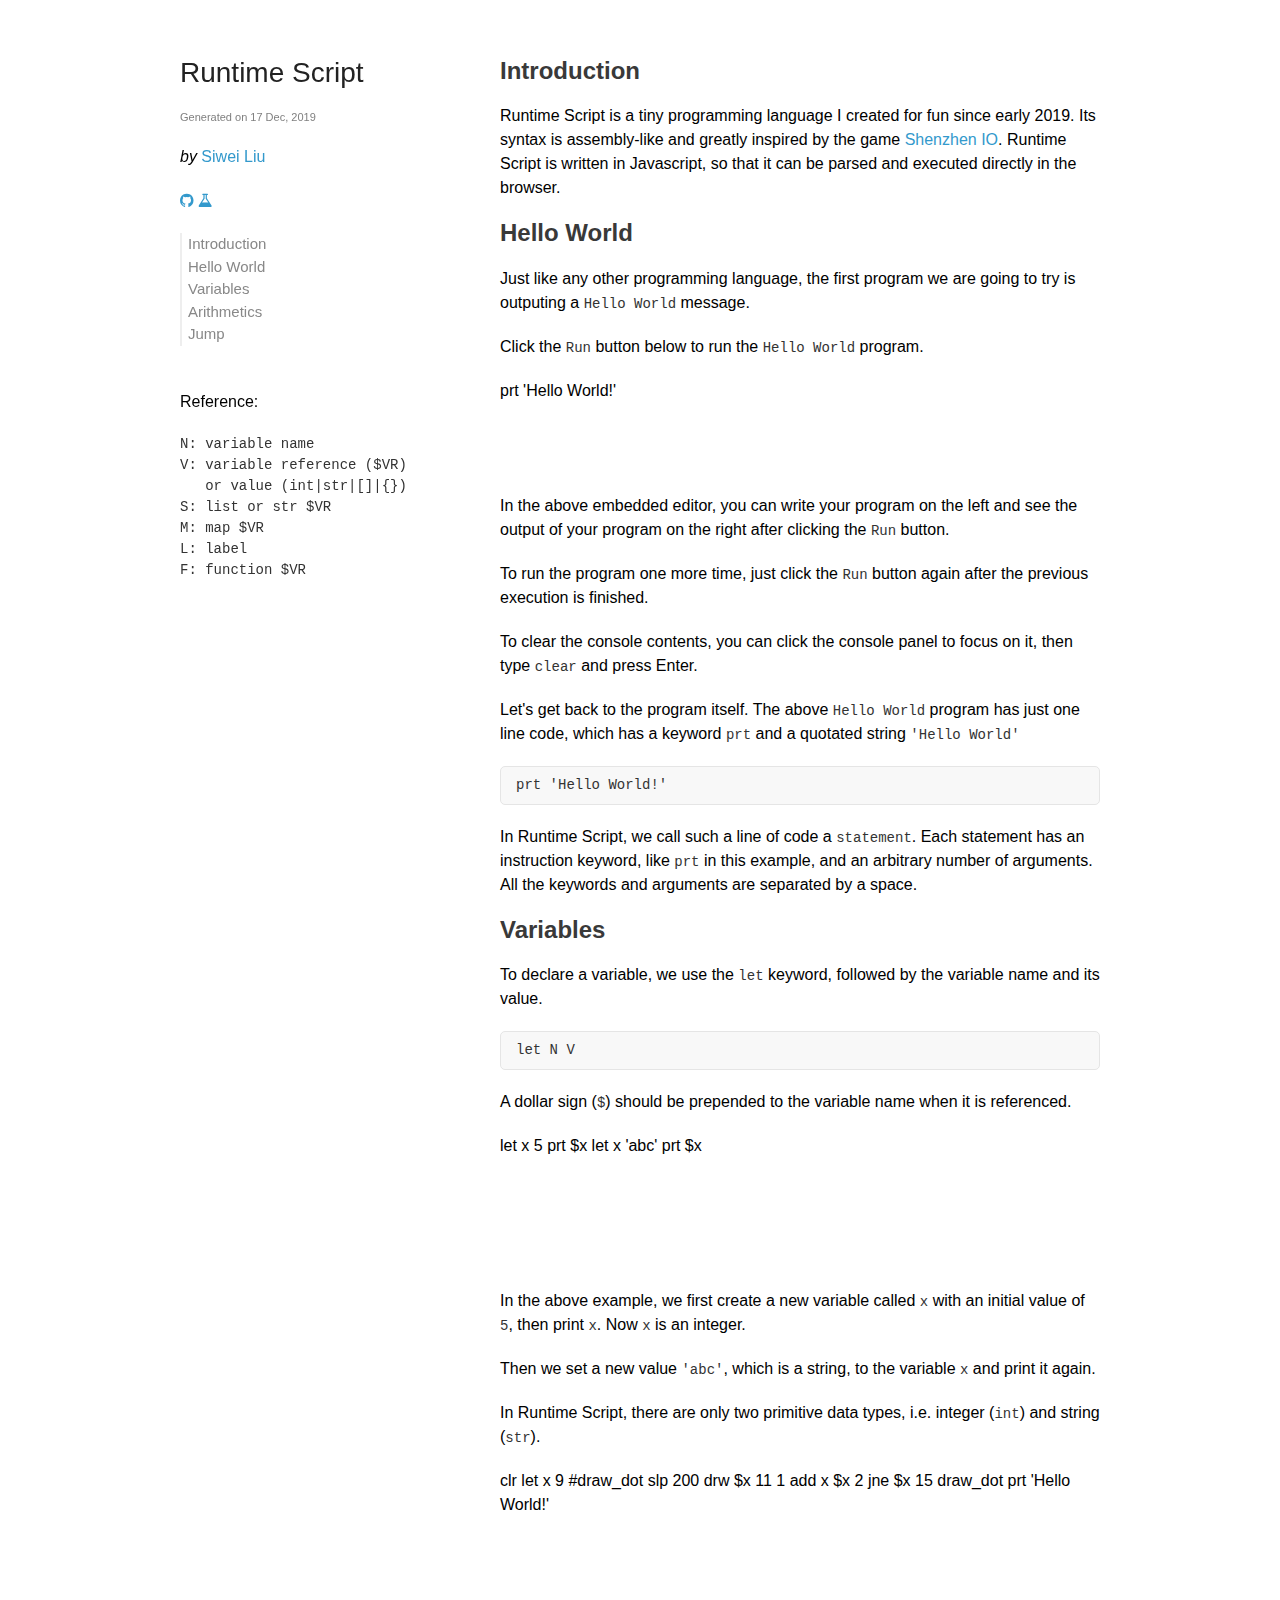
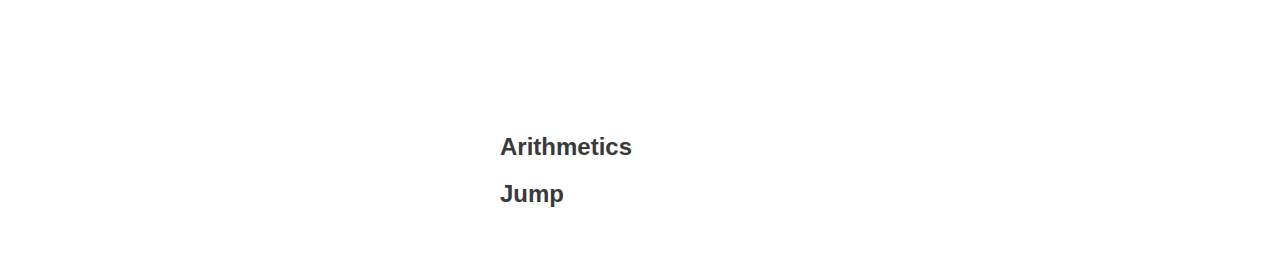
<file: out.html>
<!DOCTYPE html>
<html>
<head>
	<meta http-equiv="Content-Type" content="text/html; charset=UTF-8">
	<meta http-equiv="X-UA-Compatible" content="chrome=1">
	<title>Runtime Script Tutorial</title>

	<meta name="viewport" content="width=device-width, initial-scale=1, user-scalable=no">
	<link rel="icon" href="https://siwei.dev/favicon.gif">

	<script src="https://runtime.siwei.dev/ui/main/jquery-1.12.4.js"></script>
	<script src="https://runtime.siwei.dev/ui/console/jqconsole.js"></script>

	<link rel="stylesheet" href="./css/styles.css">
	<link rel="stylesheet" href="https://runtime.siwei.dev/ui/console/jqconsole-embedded.css">
	<link rel="stylesheet" href="https://runtime.siwei.dev/ui/main/style.css"/>
	<link rel="stylesheet" href="https://cdnjs.cloudflare.com/ajax/libs/font-awesome/4.7.0/css/font-awesome.min.css">
</head>

<body>
<div class="wrapper">
	<header>
		<h1 class="page-title">Runtime Script</h1>
		<p style="font-size:11px;color:gray;">Generated on 17 Dec, 2019</p>
		<p><em>by</em> <a href="https://liusiwei.com" target="_blank">Siwei Liu</a></p>
		<p class="view">
			<a href="https://github.com/yjlo123/runtime-script" target="_blank"><i class="fa fa-github" aria-hidden="true"></i></a>
			<a href="https://runtime.siwei.dev" target="_blank"><i class="fa fa-flask" aria-hidden="true"></i></i></a>
		</p>
		<div class="toc" style="display: block;">
			<ul>
<li><a href="#introduction">Introduction</a></li>
<li><a href="#hello-world">Hello World</a></li>
<li><a href="#variables">Variables</a></li>
<li><a href="#arithmetics">Arithmetics</a></li>
<li><a href="#jump">Jump</a></li>
			</ul>
		</div>
		<br/>
		<p>Reference:</p>
		<pre>N: variable name
V: variable reference ($VR)
   or value (int|str|[]|{})
S: list or str $VR
M: map $VR
L: label
F: function $VR</pre>

	</header>

	<section>
<h2 id="introduction">Introduction</h2>
<p>Runtime Script is a tiny programming language I created for fun since early 2019.
Its syntax is assembly-like and greatly inspired by the game <a target="_blank" target="_blank" href="https://store.steampowered.com/app/504210/SHENZHEN_IO/">Shenzhen IO</a>.
Runtime Script is written in Javascript, so that it can be parsed and executed directly in the browser.</p>
<h2 id="hello-world">Hello World</h2>
<p>Just like any other programming language, the first program we are going to try is outputing a <code>Hello World</code> message.</p>
<p>Click the <code>Run</code> button below to run the <code>Hello World</code> program.</p>
<div class="runtime-embedded-box " style="width: 100%; height: 100px;">prt 'Hello World!'
</div>

<p>In the above embedded editor, you can write your program on the left and see the output of your program on the right after clicking the <code>Run</code> button.</p>
<p>To run the program one more time, just click the <code>Run</code> button again after the previous execution is finished.</p>
<p>To clear the console contents, you can click the console panel to focus on it, then type <code>clear</code> and press Enter.</p>
<p>Let's get back to the program itself. The above <code>Hello World</code> program has just one line code, which has a keyword <code>prt</code> and a quotated string <code>'Hello World'</code></p>
<pre class="code-block"><code>prt 'Hello World!'
</code></pre>

<p>In Runtime Script, we call such a line of code a <code>statement</code>.
Each statement has an instruction keyword, like <code>prt</code> in this example, and an arbitrary number of arguments. All the keywords and arguments are separated by a space.</p>
<h2 id="variables">Variables</h2>
<p>To declare a variable, we use the <code>let</code> keyword, followed by the variable name and its value.</p>
<pre class="code-block"><code>let N V
</code></pre>

<p>A dollar sign (<code>$</code>) should be prepended to the variable name when it is referenced.</p>
<div class="runtime-embedded-box " style="width: 100%; height: 140px;">let x 5
prt $x
let x 'abc'
prt $x
</div>

<p>In the above example, we first create a new variable called <code>x</code> with an initial value of <code>5</code>, then print <code>x</code>. Now <code>x</code> is an integer.</p>
<p>Then we set a new value <code>'abc'</code>, which is a string, to the variable <code>x</code> and print it again.</p>
<p>In Runtime Script, there are only two primitive data types, i.e. integer (<code>int</code>) and string (<code>str</code>).</p>
<div class="runtime-embedded-box runtime-show-canvas" style="width: 100%; height: 250px;">clr
let x 9
#draw_dot
slp 200
drw $x 11 1
add x $x 2
jne $x 15 draw_dot
prt 'Hello World!'
</div>

<h2 id="arithmetics">Arithmetics</h2>
<h2 id="jump">Jump</h2>
	</section>

	<footer>
	</footer>
	</div>

<script src="https://runtime.siwei.dev/runtime-init.js"></script>
<script src="https://runtime.siwei.dev/ui/editor/ace.js"></script>
<script src="https://runtime.siwei.dev/src/parser.js"></script>
<script src="https://runtime.siwei.dev/src/canvas.js"></script>
<script src="https://runtime.siwei.dev/src/evaluator.js"></script>
<script src="https://runtime.siwei.dev/src/executer.js"></script>
<script src="https://runtime.siwei.dev/runtime.js"></script>

<style>
	.ace-chrome .ace_gutter {
		background: white;
		border-right: 1px solid #ddd;
	}
	
	.runtime-embedded-box {
		margin-bottom: 15px;
	}
</style>

</body>
</html>
</file>
<file: css/styles.css>
body {
  padding:50px;
  /*font:16px/1.5 "Helvetica Neue", Helvetica, Arial, sans-serif;*/
  font:16px/1.5 medium-content-sans-serif-font,"Lucida Grande","Lucida Sans Unicode","Lucida Sans",Geneva,Arial,sans-serif;
  font-weight:300;
}

h1, h2, h3, h4, h5, h6 {
  color:#222;
  margin:0 0 20px;
}

h1.page-title {
  font-weight: normal;
  font-size: 28px;
}

p, ul, ol, table, pre, dl {
  margin:0 0 20px;
}

h1, h2, h3 {
  line-height:1.1;
}

h1 {
  font-size:28px;
}

h2 {
  color:#393939;
}

h3 {
  margin: 20px 0 10px;
}

h3, h4, h5, h6 {
  color:#494949;
}

a {
  color:#39c;
  font-weight:400;
  text-decoration:none;
}

a small {
  font-size:11px;
  color:#777;
  margin-top:-0.6em;
  display:block;
}

.wrapper {
  width:920px;
  margin:0 auto;
}

blockquote {
  border-left:1px solid #e5e5e5;
  margin:0;
  padding:0 0 0 20px;
  font-style:italic;
}

code, pre {
  font-family:monospace;
  color:#333;
  font-size: 14px;
}

/* Reset margin for code blocks */

pre.code-block{
  padding: 8px 15px;
  background: #f8f8f8;
  border-radius: 5px;
  border: 1px solid #e5e5e5;
  overflow-x: auto;
}

table {
  width:100%;
  border-collapse:collapse;
}

th, td {
  text-align:left;
  padding:5px 10px;
  border-bottom:1px solid #e5e5e5;
}

dt {
  color:#444;
  font-weight:700;
}

th {
  color:#444;
}

img {
  max-width:100%;
}

header {
  width:270px;
  float:left;
  position:fixed;
}

header ul {
}

strong {
  color:#222;
  font-weight:700;
}

section {
  width:600px;
  float:right;
  padding-bottom:50px;
}

small {
  font-size:11px;
}

hr {
  border:0;
  background:#e5e5e5;
  height:1px;
  margin:0 0 20px;
}

footer {
  width:270px;
  float:left;
  position:fixed;
  bottom:10px;
  color: gray;
}

.toc {
  display: none
}

.toc ul {
  list-style-type: none;
  padding-left: 0;
  font-size: 15px;
}

.toc ul a {
  display: block;
  color: #888;
  padding-left: 6px;
  border-left: 2px solid #eee;
}

.toc ul a:hover {
  color: #222;
  border-left: 2px solid gray;
}

.toc ul li.current a {
  color: black;
  border-left: 2px solid black;
}

.side-title {
  margin-bottom: 5px;
}

@media print, screen and (max-width: 960px) {

  div.wrapper {
    width:auto;
    margin:0;
  }

  header, section, footer {
    float:none;
    position:static;
    width:auto;
  }

  header {
    padding-right:320px;
  }

  section {
    border:1px solid #e5e5e5;
    border-width:1px 0;
    padding:20px 0;
    margin:0 0 20px;
  }

  header a small {
    display:inline;
  }

  header ul {
    position:absolute;
    right:50px;
    top:52px;
  }
}

@media print, screen and (max-width: 720px) {
  body {
    word-wrap:break-word;
  }

  header {
    padding:0;
  }

  header ul, header p.view {
    position:static;
  }

  pre, code {
    word-wrap:normal;
  }
}

@media print, screen and (max-width: 480px) {
  body {
    padding:15px;
  }

  header ul {
    display:none;
  }

  .lang-reference {
    display:none;
  }
}

@media print {
  body {
    padding:0.4in;
    font-size:12pt;
    color:#444;
  }
}
</file>
